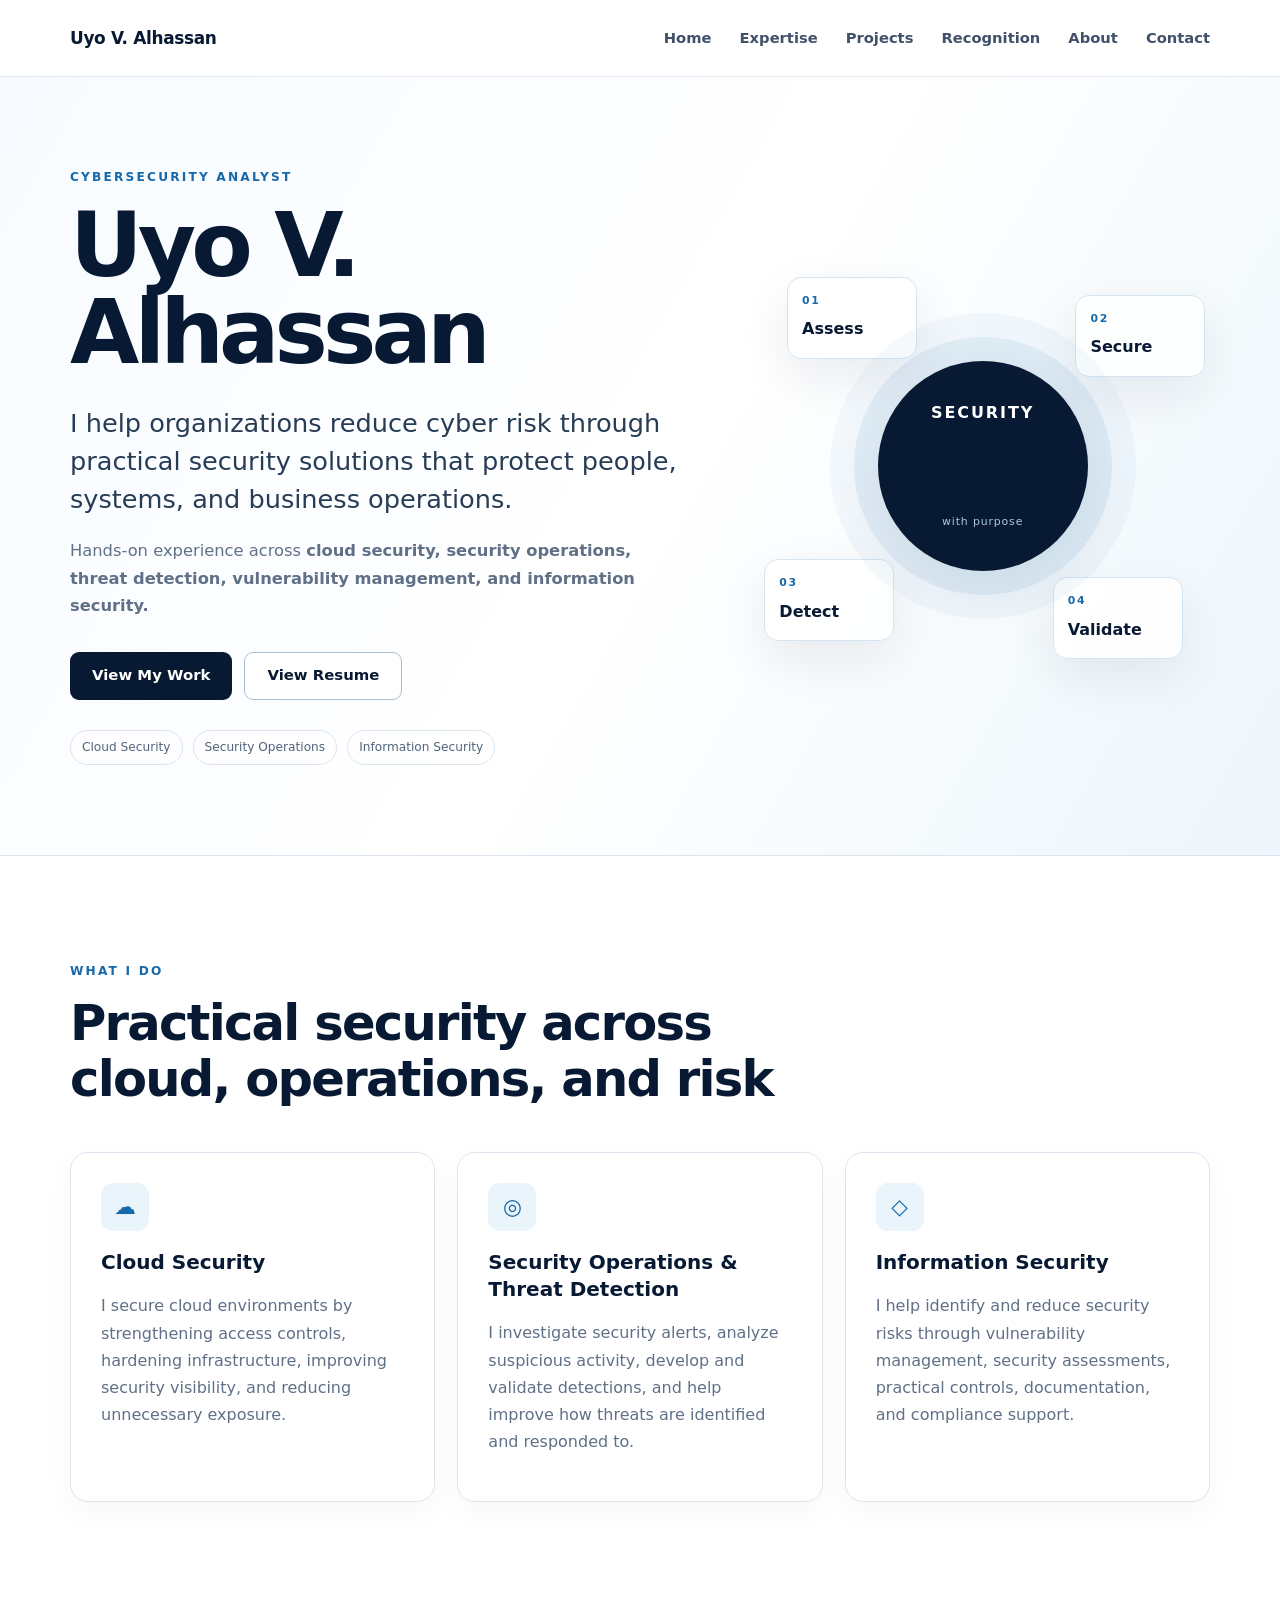
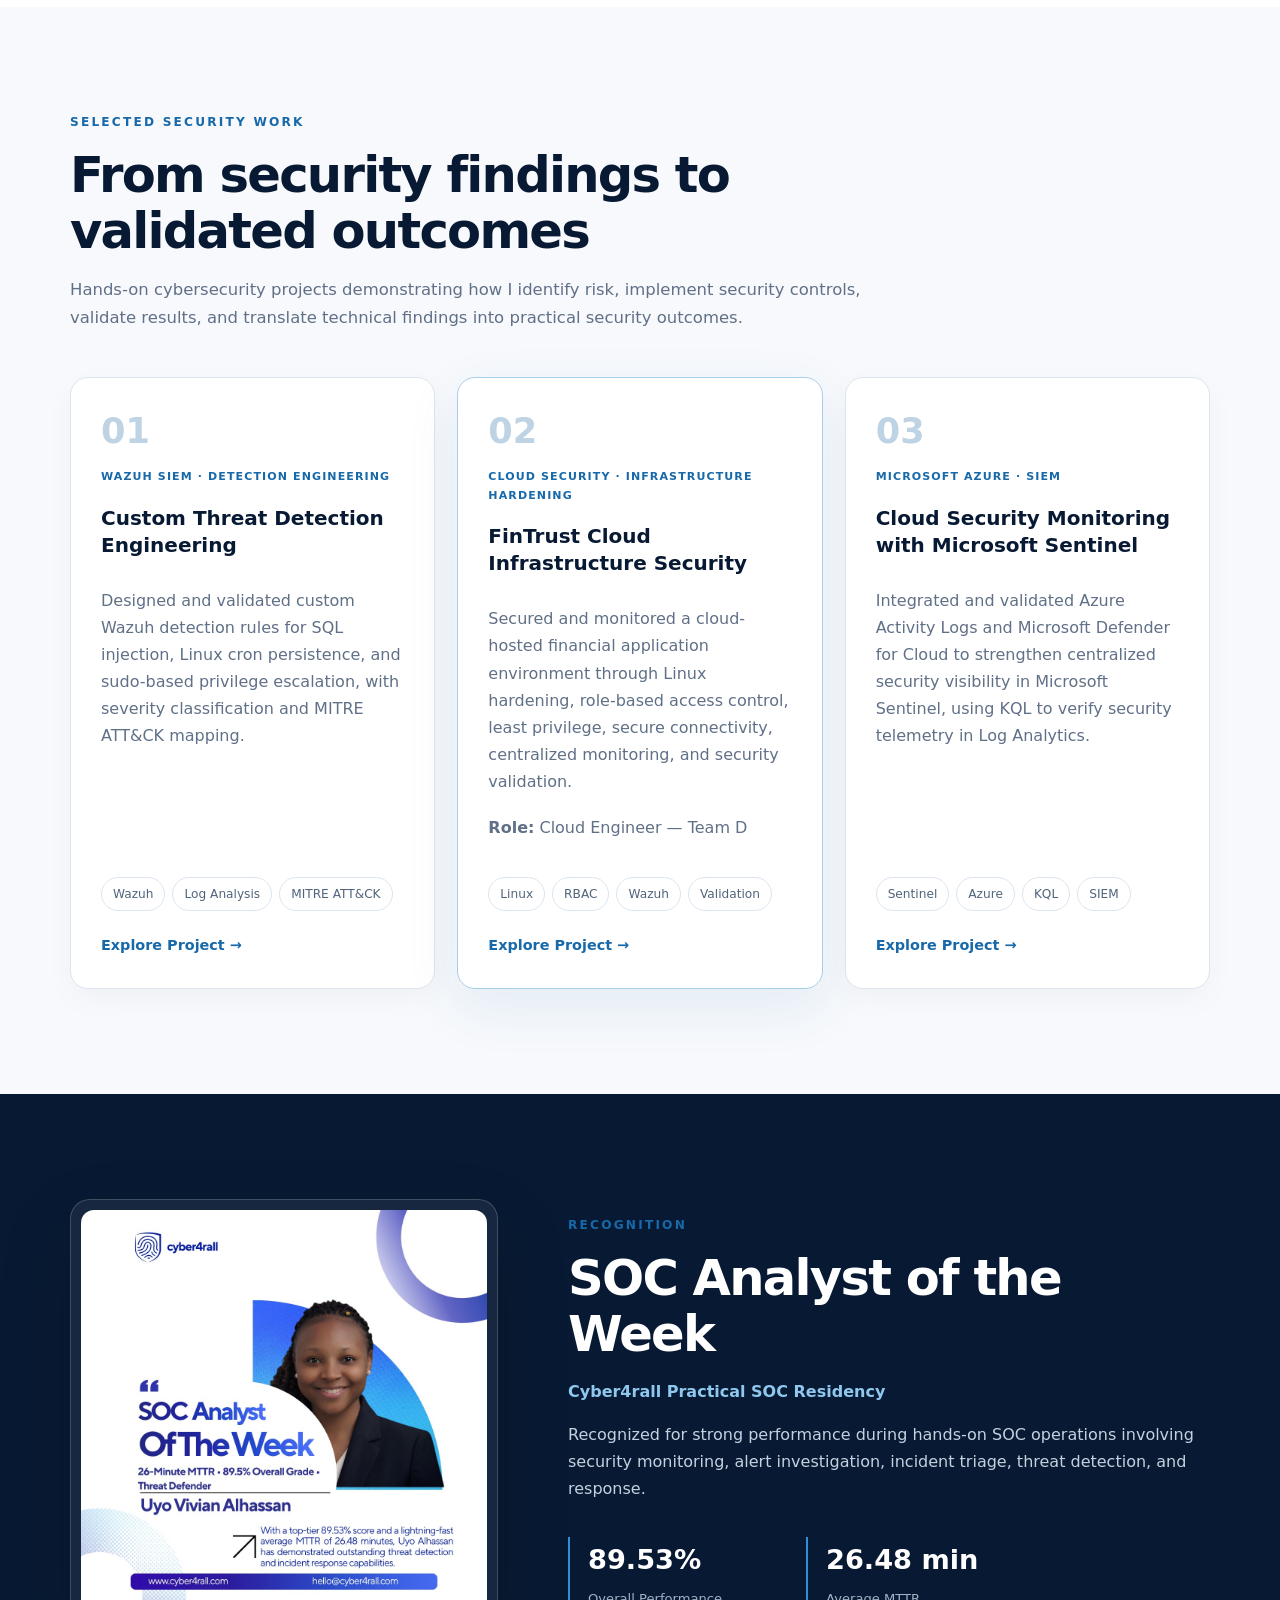
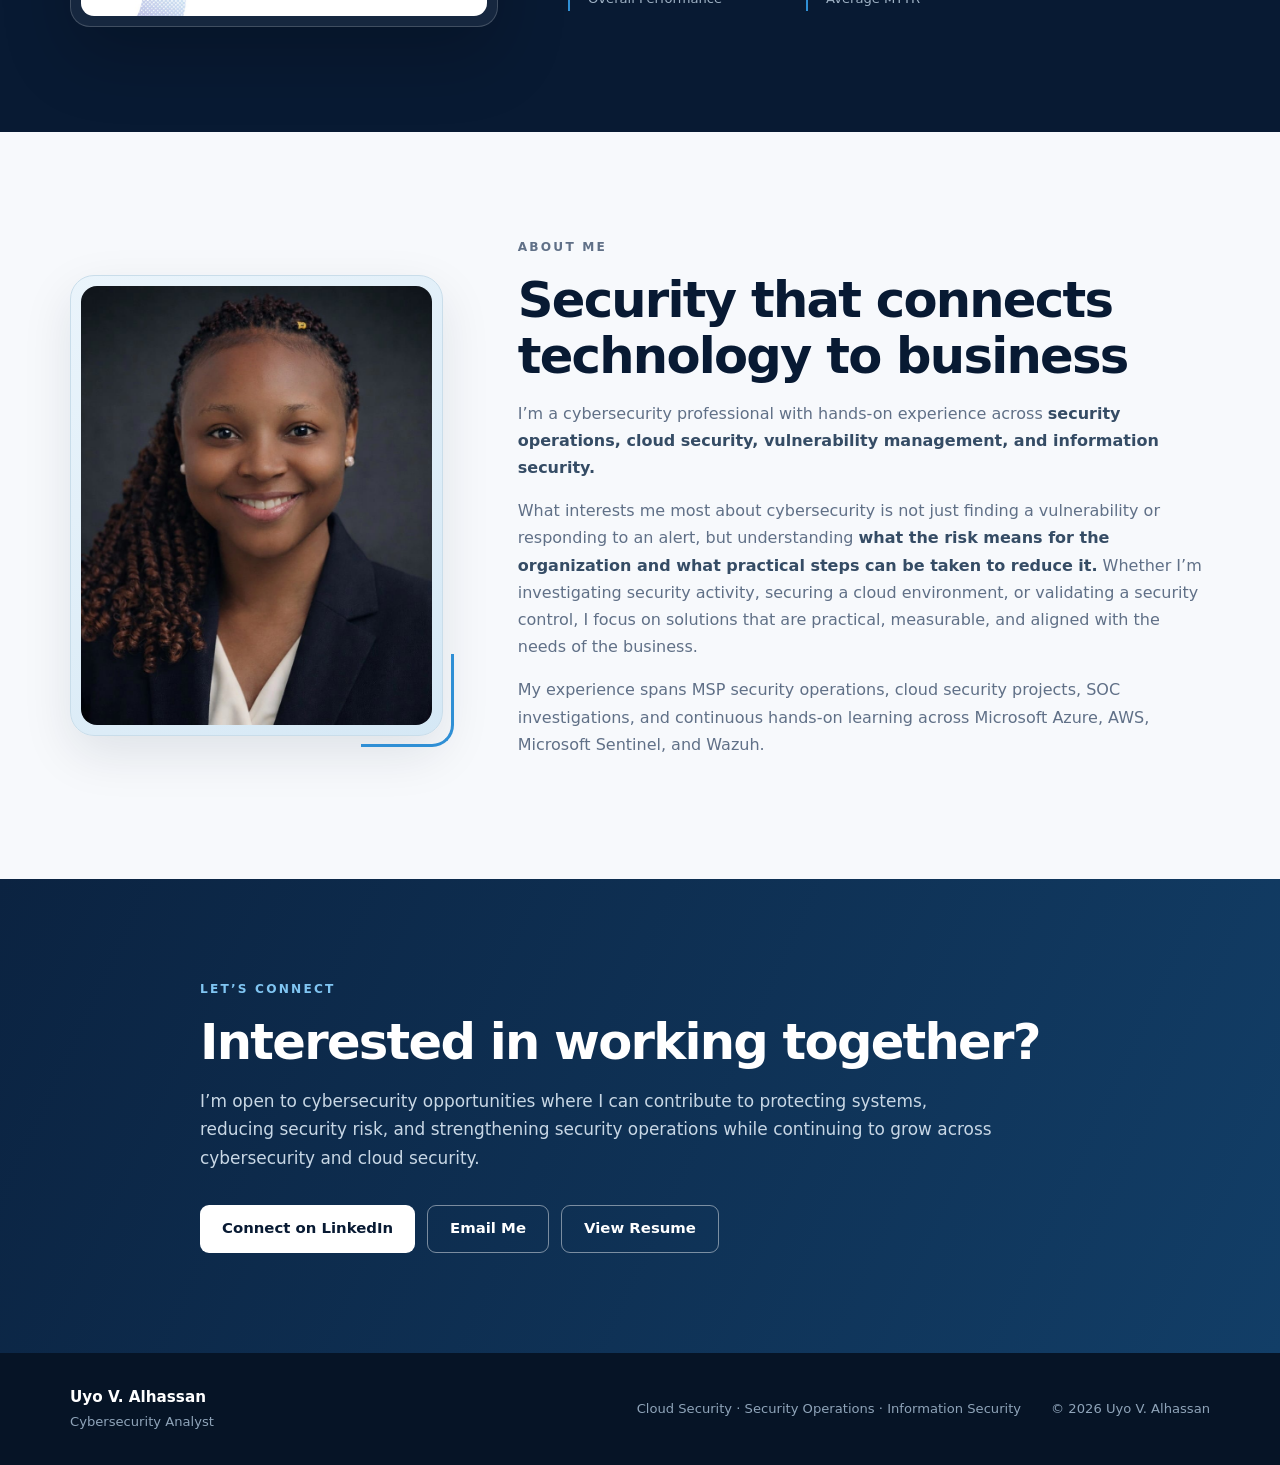
<file: index.html>
<!DOCTYPE html>
<html lang="en">
<head>
  <meta charset="UTF-8" />
  <meta name="viewport" content="width=device-width, initial-scale=1.0" />
  <meta name="description" content="Uyo V. Alhassan — Cybersecurity Analyst portfolio focused on cloud security, security operations, threat detection, and information security." />
  <meta property="og:type" content="website" />
  <meta property="og:url" content="https://uyovivian.github.io/" />
  <meta property="og:title" content="Cybersecurity Portfolio | Uyo V. Alhassan" />
  <meta property="og:description" content="Explore hands-on work across cloud security, security operations, threat detection, vulnerability management, and information security." />
  <meta property="og:image" content="https://uyovivian.github.io/assets/uyo-alhassan-headshot.jpeg" />
  <meta property="og:image:alt" content="Professional headshot of Uyo V. Alhassan, Cybersecurity Analyst" />
  <meta property="og:site_name" content="Uyo V. Alhassan Cybersecurity Portfolio" />
  <meta name="twitter:card" content="summary_large_image" />
  <meta name="twitter:title" content="Cybersecurity Portfolio | Uyo V. Alhassan" />
  <meta name="twitter:description" content="Explore hands-on work across cloud security, security operations, threat detection, vulnerability management, and information security." />
  <meta name="twitter:image" content="https://uyovivian.github.io/assets/uyo-alhassan-headshot.jpeg" />
  <title>Uyo V. Alhassan | Cybersecurity Analyst</title>
  <link rel="stylesheet" href="styles.css?v=3" />
</head>
<body>
  <header class="site-header"><div class="container nav-wrap"><a class="brand" href="#home" aria-label="Uyo V. Alhassan home">Uyo V. Alhassan</a><button class="nav-toggle" aria-label="Open navigation" aria-expanded="false">☰</button><nav class="nav-links" aria-label="Main navigation"><a href="#home">Home</a><a href="#expertise">Expertise</a><a href="#projects">Projects</a><a href="#recognition">Recognition</a><a href="#about">About</a><a href="#contact">Contact</a></nav></div></header>
  <main>
    <section class="hero" id="home"><div class="container hero-grid"><div class="hero-copy"><p class="eyebrow">CYBERSECURITY ANALYST</p><h1>Uyo V. Alhassan</h1><p class="hero-statement">I help organizations reduce cyber risk through practical security solutions that protect people, systems, and business operations.</p><p class="hero-support">Hands-on experience across <strong>cloud security, security operations, threat detection, vulnerability management, and information security.</strong></p><div class="hero-actions"><a class="btn btn-primary" href="#projects">View My Work</a><a class="btn btn-secondary" href="assets/Uyo_Alhassan_Executive_Resume.pdf" target="_blank" rel="noopener">View Resume</a></div><div class="focus-tags" aria-label="Focus areas"><span>Cloud Security</span><span>Security Operations</span><span>Information Security</span></div></div><div class="hero-visual" aria-hidden="true"><div class="signal-card signal-one"><span>01</span><strong>Assess</strong></div><div class="signal-card signal-two"><span>02</span><strong>Secure</strong></div><div class="signal-card signal-three"><span>03</span><strong>Detect</strong></div><div class="signal-card signal-four"><span>04</span><strong>Validate</strong></div><div class="core-orb">SECURITY<br/><small>with purpose</small></div></div></div></section>
    <section class="section" id="expertise"><div class="container"><div class="section-heading"><p class="eyebrow">WHAT I DO</p><h2>Practical security across cloud, operations, and risk</h2></div><div class="cards three-col"><article class="card expertise-card"><div class="icon-chip">☁</div><h3>Cloud Security</h3><p>I secure cloud environments by strengthening access controls, hardening infrastructure, improving security visibility, and reducing unnecessary exposure.</p></article><article class="card expertise-card"><div class="icon-chip">◎</div><h3>Security Operations &amp; Threat Detection</h3><p>I investigate security alerts, analyze suspicious activity, develop and validate detections, and help improve how threats are identified and responded to.</p></article><article class="card expertise-card"><div class="icon-chip">◇</div><h3>Information Security</h3><p>I help identify and reduce security risks through vulnerability management, security assessments, practical controls, documentation, and compliance support.</p></article></div></div></section>
    <section class="section section-alt" id="projects"><div class="container"><div class="section-heading wide"><p class="eyebrow">SELECTED SECURITY WORK</p><h2>From security findings to validated outcomes</h2><p>Hands-on cybersecurity projects demonstrating how I identify risk, implement security controls, validate results, and translate technical findings into practical security outcomes.</p></div><div class="cards three-col project-grid"><article class="card project-card"><div class="project-number">01</div><p class="project-category">WAZUH SIEM · DETECTION ENGINEERING</p><h3>Custom Threat Detection Engineering</h3><p>Designed and validated custom Wazuh detection rules for SQL injection, Linux cron persistence, and sudo-based privilege escalation, with severity classification and MITRE ATT&amp;CK mapping.</p><div class="mini-tags"><span>Wazuh</span><span>Log Analysis</span><span>MITRE ATT&amp;CK</span></div><a class="text-link" href="projects/wazuh-detection-engineering.html">Explore Project →</a></article><article class="card project-card featured-card"><div class="project-number">02</div><p class="project-category">CLOUD SECURITY · INFRASTRUCTURE HARDENING</p><h3>FinTrust Cloud Infrastructure Security</h3><p>Secured and monitored a cloud-hosted financial application environment through Linux hardening, role-based access control, least privilege, secure connectivity, centralized monitoring, and security validation.</p><p class="role-line"><strong>Role:</strong> Cloud Engineer — Team D</p><div class="mini-tags"><span>Linux</span><span>RBAC</span><span>Wazuh</span><span>Validation</span></div><a class="text-link" href="projects/fintrust.html">Explore Project →</a></article><article class="card project-card"><div class="project-number">03</div><p class="project-category">MICROSOFT AZURE · SIEM</p><h3>Cloud Security Monitoring with Microsoft Sentinel</h3><p>Integrated and validated Azure Activity Logs and Microsoft Defender for Cloud to strengthen centralized security visibility in Microsoft Sentinel, using KQL to verify security telemetry in Log Analytics.</p><div class="mini-tags"><span>Sentinel</span><span>Azure</span><span>KQL</span><span>SIEM</span></div><a class="text-link" href="projects/microsoft-sentinel.html">Explore Project →</a></article></div></div></section>
    <section class="section recognition" id="recognition"><div class="container recognition-grid"><div class="recognition-visual"><div class="award-frame"><img src="assets/soc-analyst-of-the-week.jpeg" alt="Cyber4rall SOC Analyst of the Week recognition for Uyo V. Alhassan" /></div></div><div class="recognition-copy"><p class="eyebrow">RECOGNITION</p><h2>SOC Analyst of the Week</h2><p class="muted-strong">Cyber4rall Practical SOC Residency</p><p>Recognized for strong performance during hands-on SOC operations involving security monitoring, alert investigation, incident triage, threat detection, and response.</p><div class="metrics"><div class="metric"><strong>89.53%</strong><span>Overall Performance</span></div><div class="metric"><strong>26.48 min</strong><span>Average MTTR</span></div></div></div></div></section>
    <section class="section section-alt" id="about"><div class="container about-grid"><div class="about-photo"><img src="assets/uyo-alhassan-headshot.jpeg" alt="Professional headshot of Uyo V. Alhassan" /></div><div class="about-copy"><p class="eyebrow">ABOUT ME</p><h2>Security that connects technology to business</h2><p>I’m a cybersecurity professional with hands-on experience across <strong>security operations, cloud security, vulnerability management, and information security.</strong></p><p>What interests me most about cybersecurity is not just finding a vulnerability or responding to an alert, but understanding <strong>what the risk means for the organization and what practical steps can be taken to reduce it.</strong> Whether I’m investigating security activity, securing a cloud environment, or validating a security control, I focus on solutions that are practical, measurable, and aligned with the needs of the business.</p><p>My experience spans MSP security operations, cloud security projects, SOC investigations, and continuous hands-on learning across Microsoft Azure, AWS, Microsoft Sentinel, and Wazuh.</p></div></div></section>
    <section class="cta" id="contact"><div class="container cta-inner"><p class="eyebrow light">LET’S CONNECT</p><h2>Interested in working together?</h2><p>I’m open to cybersecurity opportunities where I can contribute to protecting systems, reducing security risk, and strengthening security operations while continuing to grow across cybersecurity and cloud security.</p><div class="cta-actions"><a class="btn btn-light" href="https://www.linkedin.com/in/uyo-alhassan-4882471b2/" target="_blank" rel="noopener">Connect on LinkedIn</a><a class="btn btn-outline-light" href="mailto:alhassanuyovivian@gmail.com">Email Me</a><a class="btn btn-outline-light" href="assets/Uyo_Alhassan_Executive_Resume.pdf" target="_blank" rel="noopener">View Resume</a></div></div></section>
  </main>
  <footer class="site-footer"><div class="container footer-wrap"><div><strong>Uyo V. Alhassan</strong><span>Cybersecurity Analyst</span></div><p>Cloud Security · Security Operations · Information Security</p><p>© 2026 Uyo V. Alhassan</p></div></footer><script src="script.js?v=3"></script>
</body>
</html>
</file>
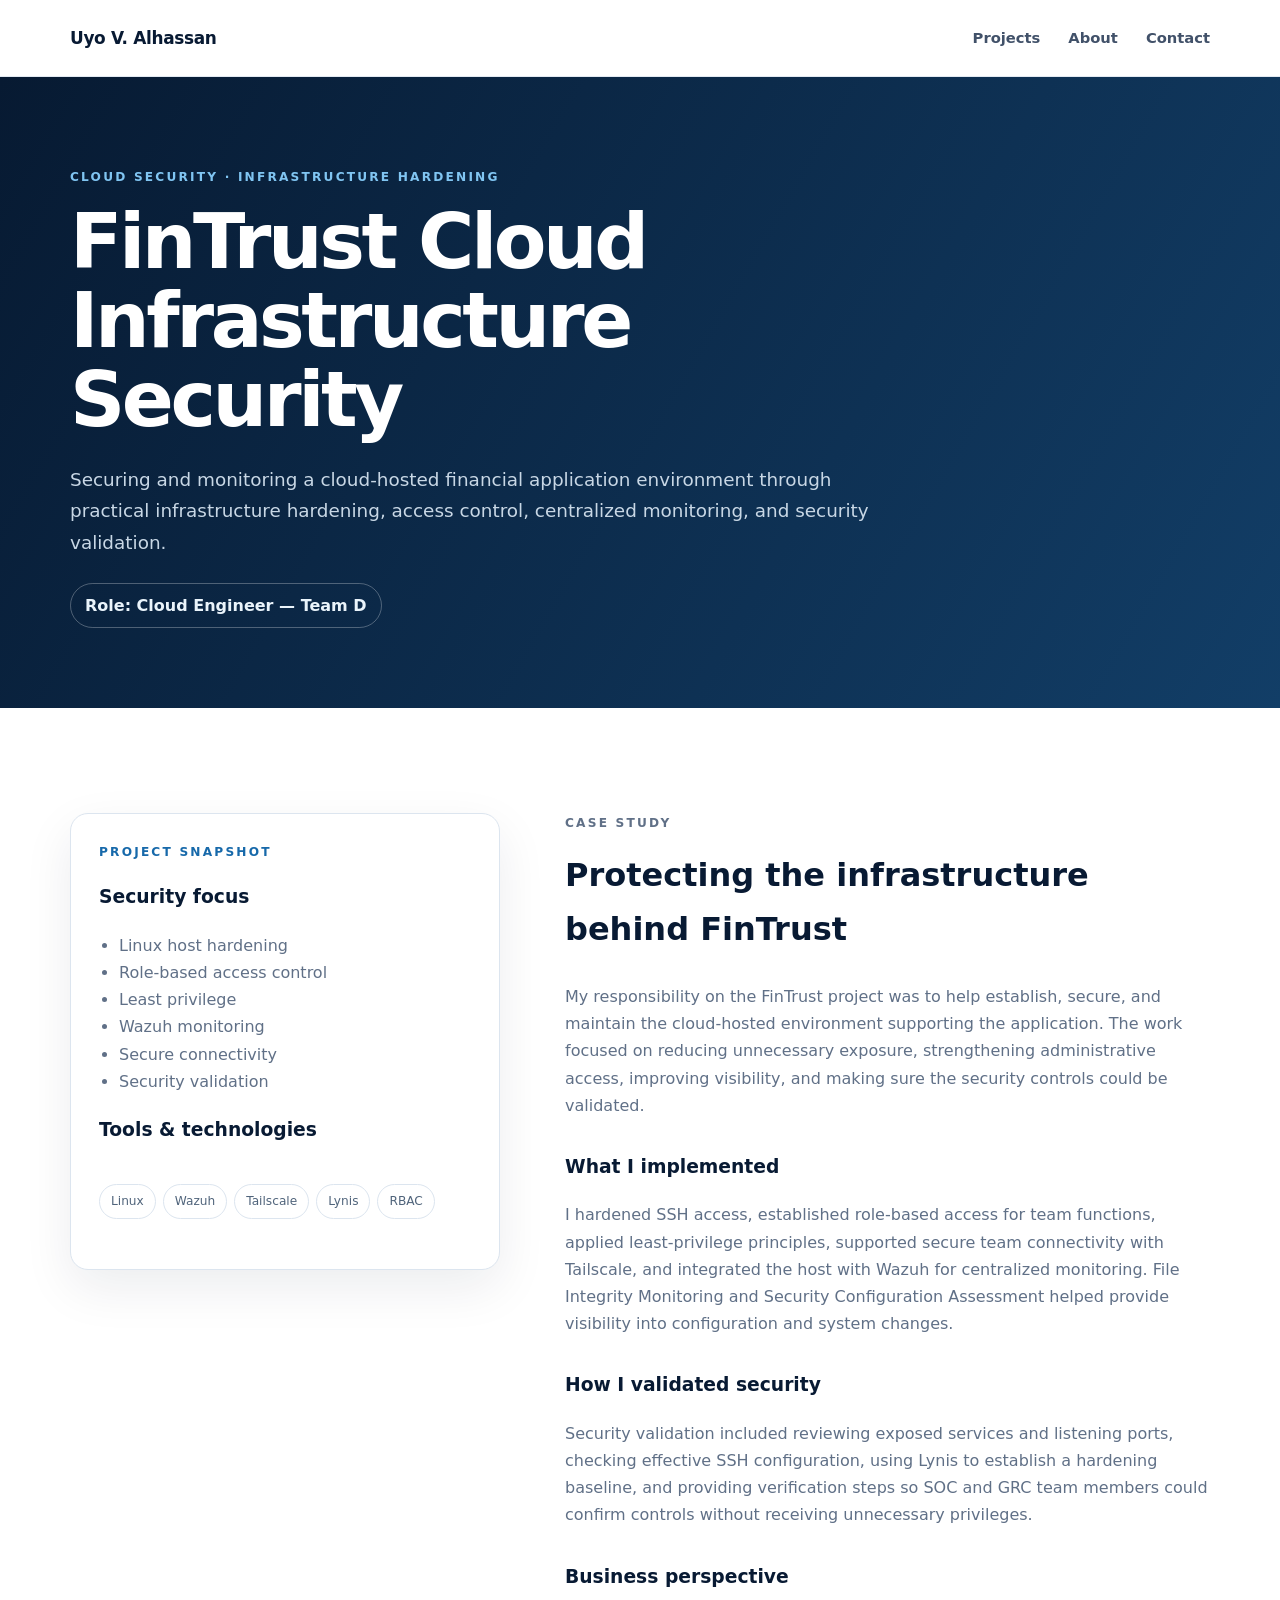
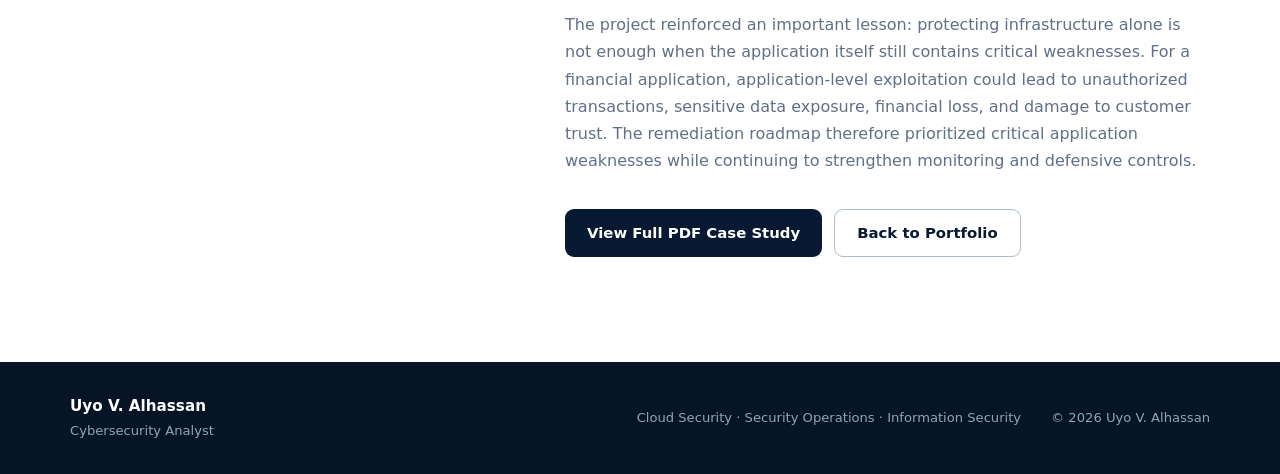
<file: projects/fintrust.html>
<!DOCTYPE html>
<html lang="en">
<head>
  <meta charset="UTF-8" />
  <meta name="viewport" content="width=device-width, initial-scale=1.0" />
  <meta name="description" content="FinTrust Cloud Infrastructure Security case study by Uyo V. Alhassan — Linux hardening, RBAC, least privilege, Wazuh monitoring, secure connectivity, and security validation." />
  <meta property="og:type" content="website" />
  <meta property="og:url" content="https://uyovivian.github.io/projects/fintrust.html" />
  <meta property="og:title" content="FinTrust Cloud Infrastructure Security | Uyo V. Alhassan" />
  <meta property="og:description" content="Cloud infrastructure security project demonstrating Linux hardening, RBAC, least privilege, Wazuh monitoring, secure connectivity, and security validation." />
  <meta property="og:image" content="https://uyovivian.github.io/assets/uyo-alhassan-headshot.jpeg" />
  <meta property="og:image:alt" content="Uyo V. Alhassan — FinTrust Cloud Infrastructure Security case study" />
  <meta property="og:site_name" content="Uyo V. Alhassan Cybersecurity Portfolio" />
  <meta name="twitter:card" content="summary_large_image" />
  <meta name="twitter:title" content="FinTrust Cloud Infrastructure Security | Uyo V. Alhassan" />
  <meta name="twitter:description" content="Linux hardening, RBAC, least privilege, Wazuh monitoring, secure connectivity, and security validation." />
  <meta name="twitter:image" content="https://uyovivian.github.io/assets/uyo-alhassan-headshot.jpeg" />
  <title>FinTrust Cloud Infrastructure Security | Uyo V. Alhassan</title>
  <link rel="stylesheet" href="../styles.css?v=4" />
  <style>
    .case-hero{background:linear-gradient(120deg,#071a32,#123e67);color:#fff;padding:90px 0 80px}.case-hero .eyebrow{color:#80c5f2}.case-hero h1{max-width:850px;margin:0;font-size:clamp(2.6rem,6vw,4.8rem);line-height:1.03;letter-spacing:-.045em}.case-hero .lead{max-width:820px;color:#c8d7e5;font-size:1.15rem;margin:25px 0}.case-role{display:inline-block;border:1px solid rgba(255,255,255,.28);border-radius:999px;padding:8px 14px;color:#eaf4fb;font-weight:700}.case-grid{display:grid;grid-template-columns:.8fr 1.2fr;gap:65px;align-items:start}.case-panel{background:#fff;border:1px solid var(--border);border-radius:var(--radius);padding:28px;box-shadow:var(--shadow)}.case-panel h3,.case-body h2{color:var(--navy)}.case-panel ul{padding-left:20px;color:var(--muted)}.case-body p{color:var(--muted)}.case-body h2{margin-top:0;font-size:2rem}.case-body h3{color:var(--navy);margin-top:32px}.case-actions{display:flex;gap:12px;flex-wrap:wrap;margin-top:35px}@media(max-width:800px){.case-grid{grid-template-columns:1fr}.case-hero{padding:70px 0 60px}}
  </style>
</head>
<body>
  <header class="site-header"><div class="container nav-wrap"><a class="brand" href="../index.html">Uyo V. Alhassan</a><nav class="nav-links"><a href="../index.html#projects">Projects</a><a href="../index.html#about">About</a><a href="../index.html#contact">Contact</a></nav></div></header>
  <main>
    <section class="case-hero"><div class="container"><p class="eyebrow">CLOUD SECURITY · INFRASTRUCTURE HARDENING</p><h1>FinTrust Cloud Infrastructure Security</h1><p class="lead">Securing and monitoring a cloud-hosted financial application environment through practical infrastructure hardening, access control, centralized monitoring, and security validation.</p><span class="case-role">Role: Cloud Engineer — Team D</span></div></section>
    <section class="section"><div class="container case-grid">
      <aside class="case-panel"><p class="eyebrow">PROJECT SNAPSHOT</p><h3>Security focus</h3><ul><li>Linux host hardening</li><li>Role-based access control</li><li>Least privilege</li><li>Wazuh monitoring</li><li>Secure connectivity</li><li>Security validation</li></ul><h3>Tools &amp; technologies</h3><div class="mini-tags"><span>Linux</span><span>Wazuh</span><span>Tailscale</span><span>Lynis</span><span>RBAC</span></div></aside>
      <article class="case-body"><p class="eyebrow">CASE STUDY</p><h2>Protecting the infrastructure behind FinTrust</h2><p>My responsibility on the FinTrust project was to help establish, secure, and maintain the cloud-hosted environment supporting the application. The work focused on reducing unnecessary exposure, strengthening administrative access, improving visibility, and making sure the security controls could be validated.</p><h3>What I implemented</h3><p>I hardened SSH access, established role-based access for team functions, applied least-privilege principles, supported secure team connectivity with Tailscale, and integrated the host with Wazuh for centralized monitoring. File Integrity Monitoring and Security Configuration Assessment helped provide visibility into configuration and system changes.</p><h3>How I validated security</h3><p>Security validation included reviewing exposed services and listening ports, checking effective SSH configuration, using Lynis to establish a hardening baseline, and providing verification steps so SOC and GRC team members could confirm controls without receiving unnecessary privileges.</p><h3>Business perspective</h3><p>The project reinforced an important lesson: protecting infrastructure alone is not enough when the application itself still contains critical weaknesses. For a financial application, application-level exploitation could lead to unauthorized transactions, sensitive data exposure, financial loss, and damage to customer trust. The remediation roadmap therefore prioritized critical application weaknesses while continuing to strengthen monitoring and defensive controls.</p><div class="case-actions"><a class="btn btn-primary" href="../assets/Uyo_Alhassan_FinTrust_Cloud_Infrastructure_Security_Case_Study.pdf" target="_blank" rel="noopener">View Full PDF Case Study</a><a class="btn btn-secondary" href="../index.html#projects">Back to Portfolio</a></div></article>
    </div></section>
  </main>
  <footer class="site-footer"><div class="container footer-wrap"><div><strong>Uyo V. Alhassan</strong><span>Cybersecurity Analyst</span></div><p>Cloud Security · Security Operations · Information Security</p><p>© 2026 Uyo V. Alhassan</p></div></footer>
</body>
</html>
</file>
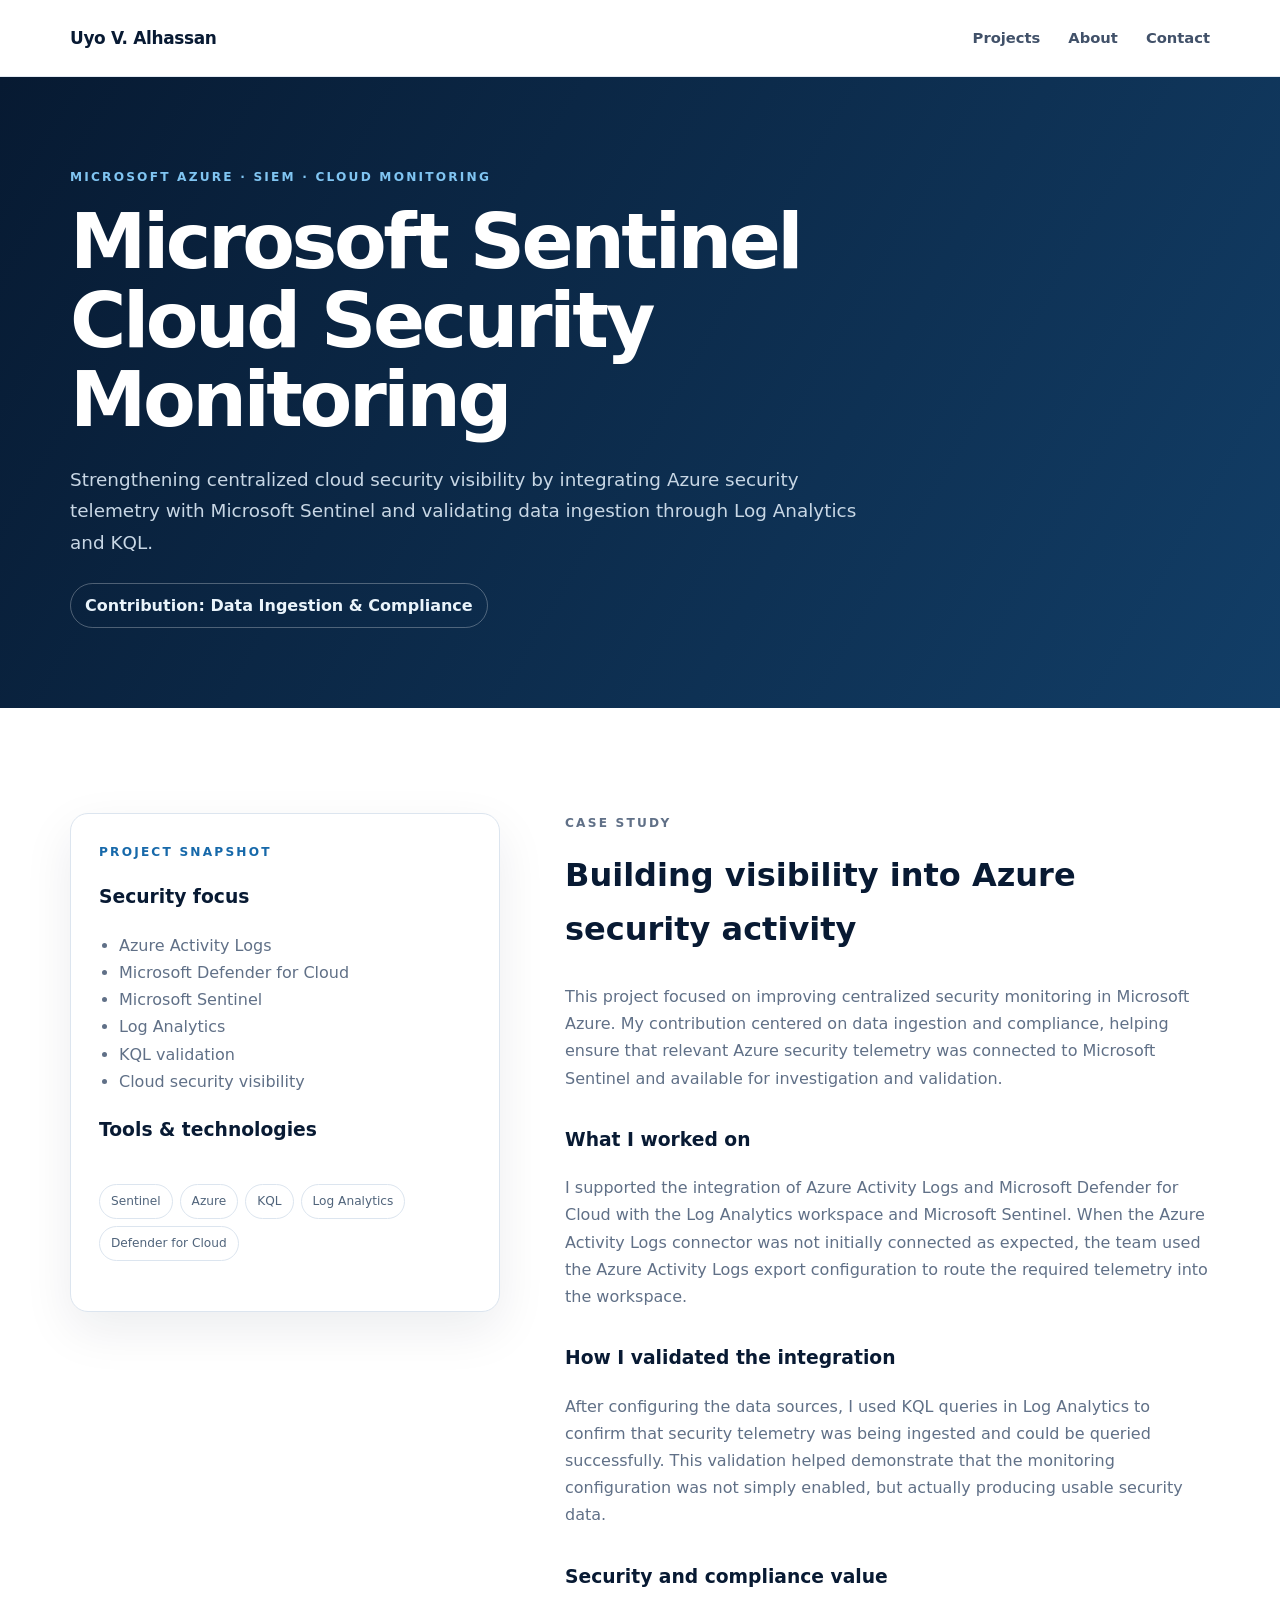
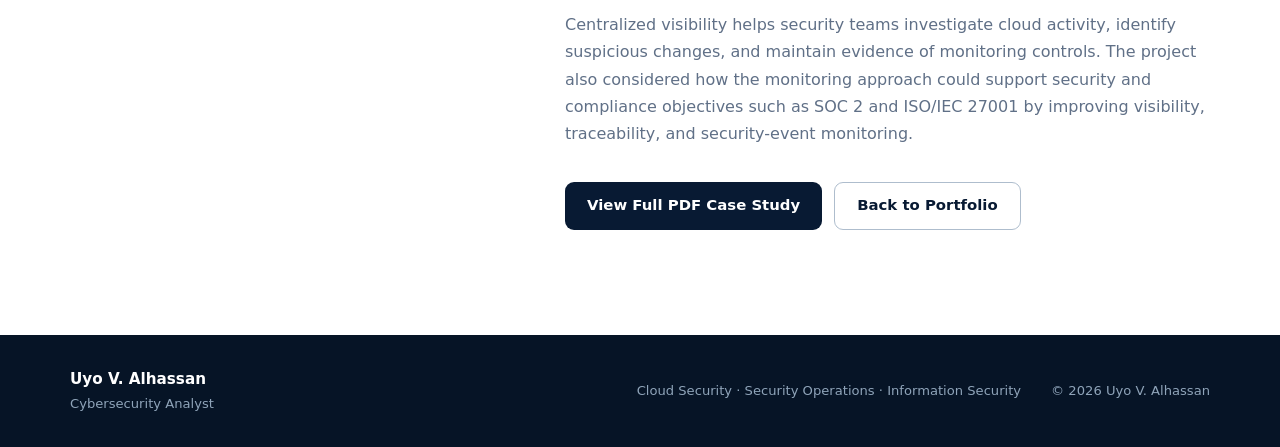
<file: projects/microsoft-sentinel.html>
<!DOCTYPE html>
<html lang="en">
<head>
  <meta charset="UTF-8" />
  <meta name="viewport" content="width=device-width, initial-scale=1.0" />
  <meta name="description" content="Microsoft Sentinel Cloud Security Monitoring case study by Uyo V. Alhassan — Azure Activity Logs, Microsoft Defender for Cloud, Log Analytics, KQL validation, and centralized security visibility." />
  <meta property="og:type" content="website" />
  <meta property="og:url" content="https://uyovivian.github.io/projects/microsoft-sentinel.html" />
  <meta property="og:title" content="Microsoft Sentinel Cloud Security Monitoring | Uyo V. Alhassan" />
  <meta property="og:description" content="Cloud security monitoring project integrating Azure Activity Logs and Microsoft Defender for Cloud with Microsoft Sentinel and validating telemetry using KQL." />
  <meta property="og:image" content="https://uyovivian.github.io/assets/uyo-alhassan-headshot.jpeg" />
  <meta property="og:site_name" content="Uyo V. Alhassan Cybersecurity Portfolio" />
  <meta name="twitter:card" content="summary_large_image" />
  <meta name="twitter:title" content="Microsoft Sentinel Cloud Security Monitoring | Uyo V. Alhassan" />
  <meta name="twitter:description" content="Azure security telemetry integration, Microsoft Sentinel, Log Analytics, KQL validation, and centralized cloud security visibility." />
  <meta name="twitter:image" content="https://uyovivian.github.io/assets/uyo-alhassan-headshot.jpeg" />
  <title>Microsoft Sentinel Cloud Security Monitoring | Uyo V. Alhassan</title>
  <link rel="stylesheet" href="../styles.css?v=4" />
  <style>
    .case-hero{background:linear-gradient(120deg,#071a32,#123e67);color:#fff;padding:90px 0 80px}.case-hero .eyebrow{color:#80c5f2}.case-hero h1{max-width:900px;margin:0;font-size:clamp(2.6rem,6vw,4.8rem);line-height:1.03;letter-spacing:-.045em}.case-hero .lead{max-width:820px;color:#c8d7e5;font-size:1.15rem;margin:25px 0}.case-role{display:inline-block;border:1px solid rgba(255,255,255,.28);border-radius:999px;padding:8px 14px;color:#eaf4fb;font-weight:700}.case-grid{display:grid;grid-template-columns:.8fr 1.2fr;gap:65px;align-items:start}.case-panel{background:#fff;border:1px solid var(--border);border-radius:var(--radius);padding:28px;box-shadow:var(--shadow)}.case-panel h3,.case-body h2{color:var(--navy)}.case-panel ul{padding-left:20px;color:var(--muted)}.case-body p{color:var(--muted)}.case-body h2{margin-top:0;font-size:2rem}.case-body h3{color:var(--navy);margin-top:32px}.case-actions{display:flex;gap:12px;flex-wrap:wrap;margin-top:35px}@media(max-width:800px){.case-grid{grid-template-columns:1fr}.case-hero{padding:70px 0 60px}}
  </style>
</head>
<body>
<header class="site-header"><div class="container nav-wrap"><a class="brand" href="../index.html">Uyo V. Alhassan</a><nav class="nav-links"><a href="../index.html#projects">Projects</a><a href="../index.html#about">About</a><a href="../index.html#contact">Contact</a></nav></div></header>
<main>
<section class="case-hero"><div class="container"><p class="eyebrow">MICROSOFT AZURE · SIEM · CLOUD MONITORING</p><h1>Microsoft Sentinel Cloud Security Monitoring</h1><p class="lead">Strengthening centralized cloud security visibility by integrating Azure security telemetry with Microsoft Sentinel and validating data ingestion through Log Analytics and KQL.</p><span class="case-role">Contribution: Data Ingestion &amp; Compliance</span></div></section>
<section class="section"><div class="container case-grid">
<aside class="case-panel"><p class="eyebrow">PROJECT SNAPSHOT</p><h3>Security focus</h3><ul><li>Azure Activity Logs</li><li>Microsoft Defender for Cloud</li><li>Microsoft Sentinel</li><li>Log Analytics</li><li>KQL validation</li><li>Cloud security visibility</li></ul><h3>Tools &amp; technologies</h3><div class="mini-tags"><span>Sentinel</span><span>Azure</span><span>KQL</span><span>Log Analytics</span><span>Defender for Cloud</span></div></aside>
<article class="case-body"><p class="eyebrow">CASE STUDY</p><h2>Building visibility into Azure security activity</h2><p>This project focused on improving centralized security monitoring in Microsoft Azure. My contribution centered on data ingestion and compliance, helping ensure that relevant Azure security telemetry was connected to Microsoft Sentinel and available for investigation and validation.</p><h3>What I worked on</h3><p>I supported the integration of Azure Activity Logs and Microsoft Defender for Cloud with the Log Analytics workspace and Microsoft Sentinel. When the Azure Activity Logs connector was not initially connected as expected, the team used the Azure Activity Logs export configuration to route the required telemetry into the workspace.</p><h3>How I validated the integration</h3><p>After configuring the data sources, I used KQL queries in Log Analytics to confirm that security telemetry was being ingested and could be queried successfully. This validation helped demonstrate that the monitoring configuration was not simply enabled, but actually producing usable security data.</p><h3>Security and compliance value</h3><p>Centralized visibility helps security teams investigate cloud activity, identify suspicious changes, and maintain evidence of monitoring controls. The project also considered how the monitoring approach could support security and compliance objectives such as SOC 2 and ISO/IEC 27001 by improving visibility, traceability, and security-event monitoring.</p><div class="case-actions"><a class="btn btn-primary" href="../assets/Uyo_Alhassan_Microsoft_Sentinel_Cloud_Security_Case_Study.pdf" target="_blank" rel="noopener">View Full PDF Case Study</a><a class="btn btn-secondary" href="../index.html#projects">Back to Portfolio</a></div></article>
</div></section>
</main>
<footer class="site-footer"><div class="container footer-wrap"><div><strong>Uyo V. Alhassan</strong><span>Cybersecurity Analyst</span></div><p>Cloud Security · Security Operations · Information Security</p><p>© 2026 Uyo V. Alhassan</p></div></footer>
</body>
</html>
</file>
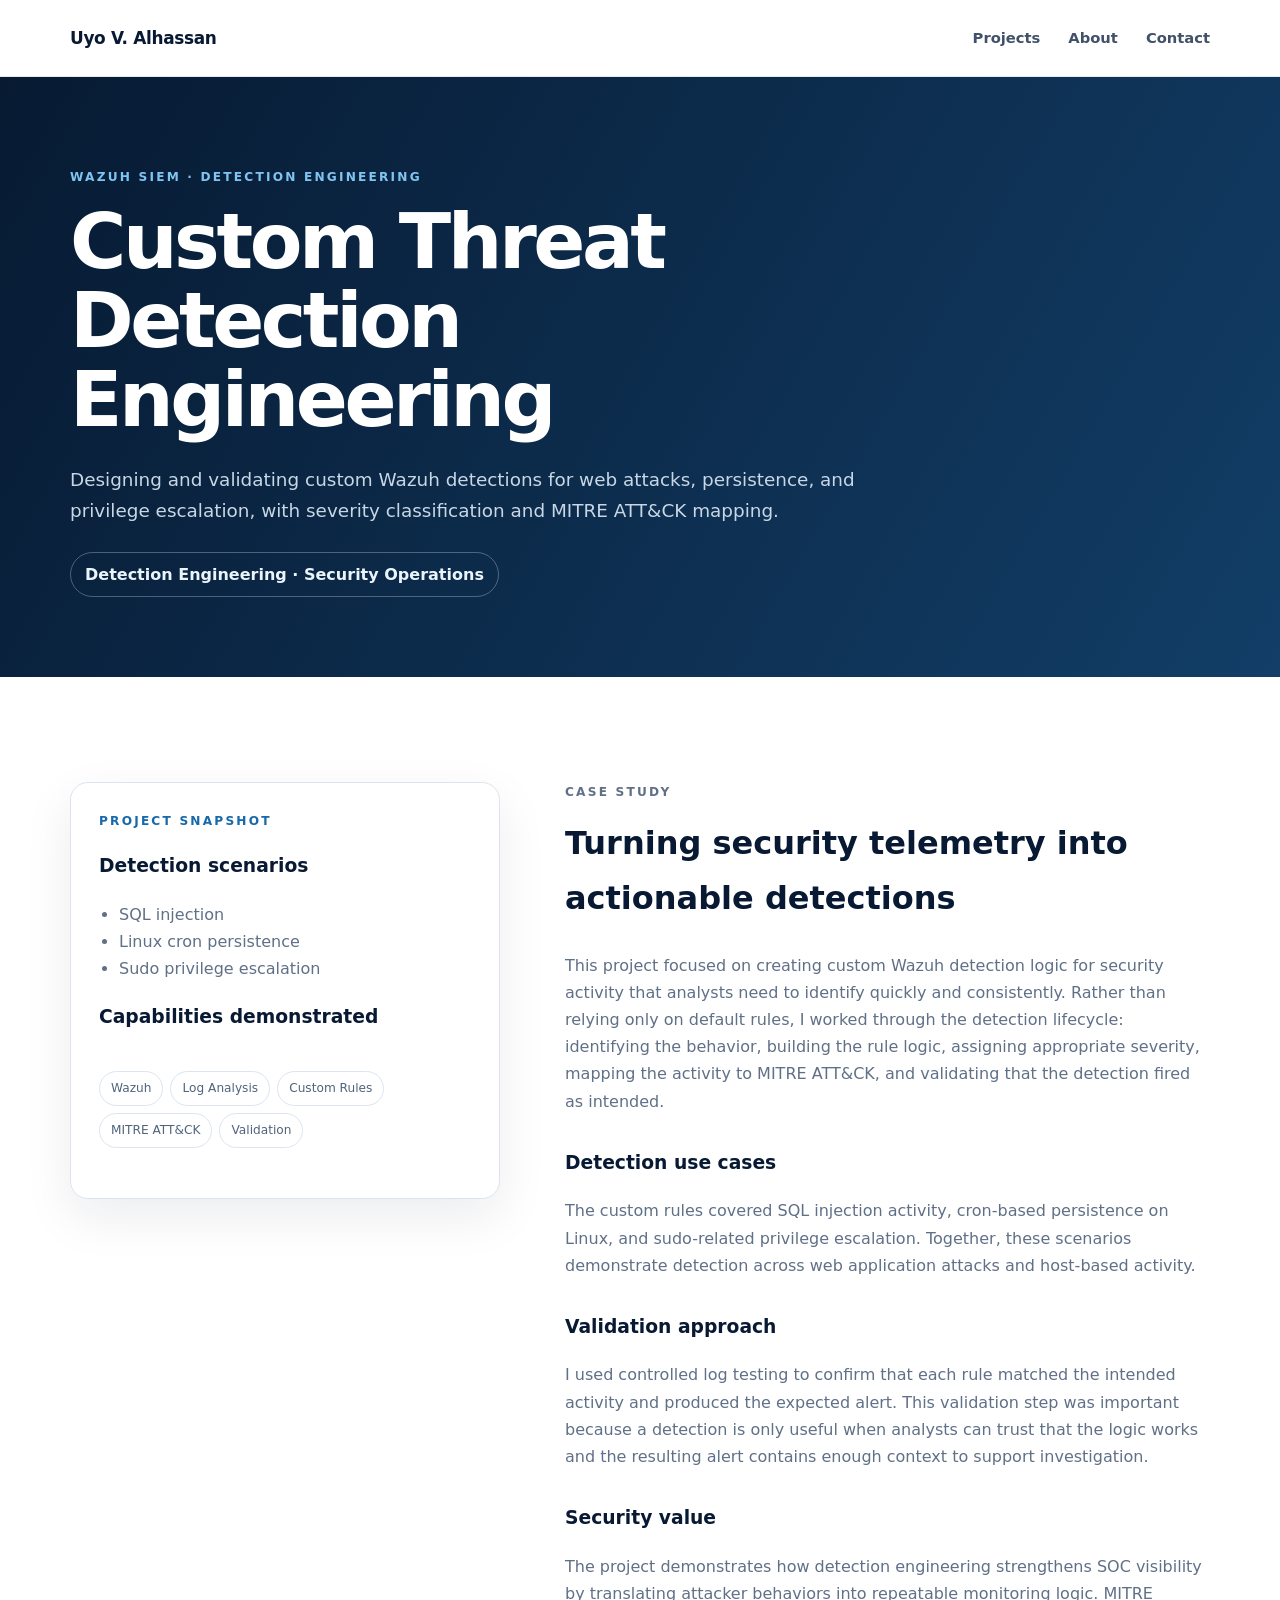
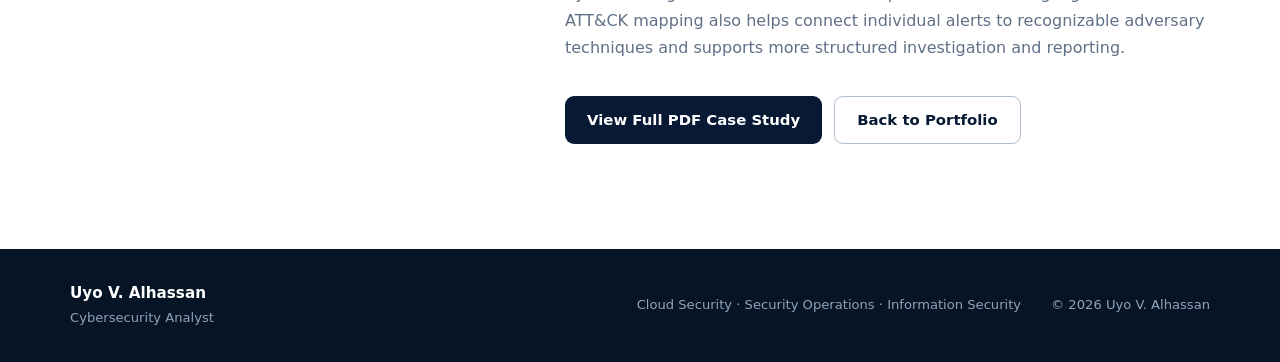
<file: projects/wazuh-detection-engineering.html>
<!DOCTYPE html>
<html lang="en">
<head>
  <meta charset="UTF-8" />
  <meta name="viewport" content="width=device-width, initial-scale=1.0" />
  <meta name="description" content="Wazuh Detection Engineering case study by Uyo V. Alhassan — custom detections for SQL injection, cron persistence, and sudo privilege escalation with MITRE ATT&CK mapping." />
  <meta property="og:type" content="website" />
  <meta property="og:url" content="https://uyovivian.github.io/projects/wazuh-detection-engineering.html" />
  <meta property="og:title" content="Wazuh Detection Engineering | Uyo V. Alhassan" />
  <meta property="og:description" content="Custom Wazuh detections for SQL injection, cron-based persistence, and sudo privilege escalation, validated through controlled log testing and mapped to MITRE ATT&CK." />
  <meta property="og:image" content="https://uyovivian.github.io/assets/uyo-alhassan-headshot.jpeg" />
  <meta property="og:image:alt" content="Uyo V. Alhassan — Wazuh Detection Engineering case study" />
  <meta property="og:site_name" content="Uyo V. Alhassan Cybersecurity Portfolio" />
  <meta name="twitter:card" content="summary_large_image" />
  <meta name="twitter:title" content="Wazuh Detection Engineering | Uyo V. Alhassan" />
  <meta name="twitter:description" content="Custom detection rules, log validation, severity classification, and MITRE ATT&CK mapping in Wazuh." />
  <meta name="twitter:image" content="https://uyovivian.github.io/assets/uyo-alhassan-headshot.jpeg" />
  <title>Wazuh Detection Engineering | Uyo V. Alhassan</title>
  <link rel="stylesheet" href="../styles.css?v=4" />
  <style>
    .case-hero{background:linear-gradient(120deg,#071a32,#123e67);color:#fff;padding:90px 0 80px}.case-hero .eyebrow{color:#80c5f2}.case-hero h1{max-width:850px;margin:0;font-size:clamp(2.6rem,6vw,4.8rem);line-height:1.03;letter-spacing:-.045em}.case-hero .lead{max-width:820px;color:#c8d7e5;font-size:1.15rem;margin:25px 0}.case-role{display:inline-block;border:1px solid rgba(255,255,255,.28);border-radius:999px;padding:8px 14px;color:#eaf4fb;font-weight:700}.case-grid{display:grid;grid-template-columns:.8fr 1.2fr;gap:65px;align-items:start}.case-panel{background:#fff;border:1px solid var(--border);border-radius:var(--radius);padding:28px;box-shadow:var(--shadow)}.case-panel h3,.case-body h2{color:var(--navy)}.case-panel ul{padding-left:20px;color:var(--muted)}.case-body p{color:var(--muted)}.case-body h2{margin-top:0;font-size:2rem}.case-body h3{color:var(--navy);margin-top:32px}.case-actions{display:flex;gap:12px;flex-wrap:wrap;margin-top:35px}@media(max-width:800px){.case-grid{grid-template-columns:1fr}.case-hero{padding:70px 0 60px}}
  </style>
</head>
<body>
  <header class="site-header"><div class="container nav-wrap"><a class="brand" href="../index.html">Uyo V. Alhassan</a><nav class="nav-links"><a href="../index.html#projects">Projects</a><a href="../index.html#about">About</a><a href="../index.html#contact">Contact</a></nav></div></header>
  <main>
    <section class="case-hero"><div class="container"><p class="eyebrow">WAZUH SIEM · DETECTION ENGINEERING</p><h1>Custom Threat Detection Engineering</h1><p class="lead">Designing and validating custom Wazuh detections for web attacks, persistence, and privilege escalation, with severity classification and MITRE ATT&amp;CK mapping.</p><span class="case-role">Detection Engineering · Security Operations</span></div></section>
    <section class="section"><div class="container case-grid">
      <aside class="case-panel"><p class="eyebrow">PROJECT SNAPSHOT</p><h3>Detection scenarios</h3><ul><li>SQL injection</li><li>Linux cron persistence</li><li>Sudo privilege escalation</li></ul><h3>Capabilities demonstrated</h3><div class="mini-tags"><span>Wazuh</span><span>Log Analysis</span><span>Custom Rules</span><span>MITRE ATT&amp;CK</span><span>Validation</span></div></aside>
      <article class="case-body"><p class="eyebrow">CASE STUDY</p><h2>Turning security telemetry into actionable detections</h2><p>This project focused on creating custom Wazuh detection logic for security activity that analysts need to identify quickly and consistently. Rather than relying only on default rules, I worked through the detection lifecycle: identifying the behavior, building the rule logic, assigning appropriate severity, mapping the activity to MITRE ATT&amp;CK, and validating that the detection fired as intended.</p><h3>Detection use cases</h3><p>The custom rules covered SQL injection activity, cron-based persistence on Linux, and sudo-related privilege escalation. Together, these scenarios demonstrate detection across web application attacks and host-based activity.</p><h3>Validation approach</h3><p>I used controlled log testing to confirm that each rule matched the intended activity and produced the expected alert. This validation step was important because a detection is only useful when analysts can trust that the logic works and the resulting alert contains enough context to support investigation.</p><h3>Security value</h3><p>The project demonstrates how detection engineering strengthens SOC visibility by translating attacker behaviors into repeatable monitoring logic. MITRE ATT&amp;CK mapping also helps connect individual alerts to recognizable adversary techniques and supports more structured investigation and reporting.</p><div class="case-actions"><a class="btn btn-primary" href="../assets/Uyo_Alhassan_Wazuh_Detection_Engineering_Case_Study.pdf" target="_blank" rel="noopener">View Full PDF Case Study</a><a class="btn btn-secondary" href="../index.html#projects">Back to Portfolio</a></div></article>
    </div></section>
  </main>
  <footer class="site-footer"><div class="container footer-wrap"><div><strong>Uyo V. Alhassan</strong><span>Cybersecurity Analyst</span></div><p>Cloud Security · Security Operations · Information Security</p><p>© 2026 Uyo V. Alhassan</p></div></footer>
</body>
</html>
</file>
<file: styles.css>
:root {
  --navy: #081a33;
  --navy-2: #0d2848;
  --blue: #1769aa;
  --blue-bright: #2f8fd5;
  --ice: #eaf4fb;
  --bg: #f7f9fc;
  --white: #ffffff;
  --text: #17263a;
  --muted: #607087;
  --border: #dce5ef;
  --shadow: 0 18px 50px rgba(8, 26, 51, .08);
  --radius: 18px;
}

* { box-sizing: border-box; }
html { scroll-behavior: smooth; }
body { margin: 0; font-family: Inter, ui-sans-serif, system-ui, -apple-system, BlinkMacSystemFont, "Segoe UI", sans-serif; color: var(--text); background: var(--white); line-height: 1.7; }
a { color: inherit; text-decoration: none; }
img { max-width: 100%; display: block; }
.container { width: min(1140px, calc(100% - 40px)); margin: 0 auto; }
.site-header { position: sticky; top: 0; z-index: 50; background: rgba(255,255,255,.95); border-bottom: 1px solid rgba(220,229,239,.8); backdrop-filter: blur(14px); }
.nav-wrap { min-height: 76px; display: flex; align-items: center; justify-content: space-between; gap: 30px; }
.brand { font-weight: 800; color: var(--navy); letter-spacing: -.02em; font-size: 1.06rem; }
.nav-links { display: flex; align-items: center; gap: 28px; font-size: .92rem; font-weight: 650; color: #415169; }
.nav-links a:hover { color: var(--blue); }
.nav-toggle { display: none; background: none; border: 0; font-size: 1.5rem; color: var(--navy); }
.hero { overflow: hidden; background: linear-gradient(120deg, #f7fbff 0%, #ffffff 52%, #edf6fc 100%); border-bottom: 1px solid var(--border); }
.hero-grid { min-height: 680px; display: grid; grid-template-columns: 1.15fr .85fr; gap: 70px; align-items: center; padding: 90px 0; }
.eyebrow { margin: 0 0 14px; color: var(--blue); font-size: .76rem; font-weight: 800; letter-spacing: .18em; }
.hero h1 { margin: 0; color: var(--navy); font-size: clamp(3.2rem, 7vw, 5.7rem); line-height: .98; letter-spacing: -.055em; }
.hero-statement { max-width: 760px; margin: 28px 0 18px; font-size: clamp(1.25rem, 2vw, 1.65rem); line-height: 1.48; color: #273c55; }
.hero-support { max-width: 700px; color: var(--muted); font-size: 1.02rem; }
.hero-actions, .cta-actions { display: flex; flex-wrap: wrap; gap: 12px; margin-top: 32px; }
.btn { display: inline-flex; justify-content: center; align-items: center; min-height: 48px; padding: 0 22px; border-radius: 9px; font-weight: 750; font-size: .93rem; transition: .2s ease; }
.btn:hover { transform: translateY(-2px); }
.btn-primary { background: var(--navy); color: white; }
.btn-secondary { border: 1px solid #aebdcd; background: white; color: var(--navy); }
.focus-tags { display: flex; flex-wrap: wrap; gap: 10px; margin-top: 30px; }
.focus-tags span, .mini-tags span { border: 1px solid var(--border); border-radius: 999px; padding: 6px 11px; font-size: .76rem; color: #50647b; background: rgba(255,255,255,.7); }
.hero-visual { position: relative; min-height: 450px; }
.core-orb { position: absolute; inset: 50% auto auto 50%; transform: translate(-50%,-50%); width: 210px; height: 210px; border-radius: 50%; display: grid; place-items: center; text-align: center; background: var(--navy); color: white; font-weight: 900; letter-spacing: .12em; line-height: 1.2; box-shadow: 0 0 0 24px rgba(23,105,170,.08), 0 0 0 48px rgba(23,105,170,.04), var(--shadow); }
.core-orb small { display: block; font-size: .68rem; font-weight: 500; letter-spacing: .08em; color: #a9c9e4; margin-top: 8px; }
.signal-card { position: absolute; width: 130px; min-height: 82px; padding: 14px; border: 1px solid #d4e5f1; border-radius: 14px; background: rgba(255,255,255,.92); box-shadow: var(--shadow); }
.signal-card span { display: block; color: var(--blue); font-size: .68rem; font-weight: 800; letter-spacing: .15em; }
.signal-card strong { display: block; color: var(--navy); margin-top: 5px; }
.signal-one { top: 8%; left: 7%; } .signal-two { top: 12%; right: 1%; } .signal-three { bottom: 11%; left: 2%; } .signal-four { bottom: 7%; right: 6%; }
.section { padding: 105px 0; }
.section-alt { background: var(--bg); }
.section-heading { max-width: 760px; margin-bottom: 45px; }
.section-heading.wide { max-width: 830px; }
.section-heading h2, .recognition-copy h2, .about-copy h2, .cta h2 { margin: 0; color: var(--navy); font-size: clamp(2rem, 4vw, 3.1rem); line-height: 1.13; letter-spacing: -.035em; }
.section-heading > p:last-child { color: var(--muted); font-size: 1.03rem; }
.cards { display: grid; gap: 22px; }
.three-col { grid-template-columns: repeat(3, 1fr); }
.card { background: white; border: 1px solid var(--border); border-radius: var(--radius); padding: 30px; box-shadow: 0 10px 30px rgba(8,26,51,.035); }
.card h3 { color: var(--navy); font-size: 1.25rem; line-height: 1.35; margin: 18px 0 12px; }
.card p { color: var(--muted); }
.icon-chip { width: 48px; height: 48px; display: grid; place-items: center; border-radius: 12px; background: var(--ice); color: var(--blue); font-size: 1.35rem; }
.project-card { position: relative; padding-top: 35px; display: flex; flex-direction: column; min-height: 450px; }
.project-card.featured-card { border-color: #a9cee9; box-shadow: 0 18px 55px rgba(23,105,170,.09); }
.project-number { color: #bed3e4; font-size: 2.2rem; font-weight: 900; line-height: 1; }
.project-category { margin: 20px 0 0 !important; color: var(--blue) !important; font-size: .69rem; font-weight: 850; letter-spacing: .1em; }
.role-line { margin-top: 2px; }
.mini-tags { display: flex; flex-wrap: wrap; gap: 7px; margin: auto 0 22px; padding-top: 20px; }
.text-link { color: var(--blue); font-weight: 800; font-size: .9rem; }
.recognition { background: var(--navy); color: white; }
.recognition-grid { display: grid; grid-template-columns: .8fr 1.2fr; gap: 70px; align-items: center; }
.award-frame { max-width: 430px; padding: 10px; border: 1px solid rgba(255,255,255,.18); border-radius: 20px; background: rgba(255,255,255,.06); box-shadow: 0 30px 70px rgba(0,0,0,.2); }
.award-frame img { border-radius: 13px; width: 100%; min-height: 300px; object-fit: cover; background: #102c4d; }
.recognition-copy h2 { color: white; }
.recognition-copy > p:not(.eyebrow) { color: #c4d1df; max-width: 680px; }
.recognition-copy .muted-strong { color: #8fc8ee !important; font-weight: 750; }
.metrics { display: grid; grid-template-columns: repeat(2, minmax(150px, 220px)); gap: 18px; margin-top: 35px; }
.metric { border-left: 2px solid var(--blue-bright); padding-left: 18px; }
.metric strong { display: block; color: white; font-size: 1.7rem; }
.metric span { color: #9fb2c5; font-size: .82rem; }
.about-grid { display: grid; grid-template-columns: .7fr 1.3fr; gap: 75px; align-items: center; }
.about-photo { position: relative; max-width: 430px; margin: 0 auto; padding: 10px; border-radius: 24px; background: linear-gradient(145deg, var(--ice), #d5e8f5); border: 1px solid #c9ddea; box-shadow: 0 18px 50px rgba(8,26,51,.10); }
.about-photo::after { content: ''; position: absolute; right: -12px; bottom: -12px; width: 90px; height: 90px; border-right: 3px solid var(--blue-bright); border-bottom: 3px solid var(--blue-bright); border-radius: 0 0 22px 0; pointer-events: none; }
.about-photo img { width: 100%; aspect-ratio: 4 / 5; object-fit: cover; object-position: center 28%; border-radius: 16px; }
.about-copy p { color: var(--muted); }
.about-copy p strong { color: #354c65; }
.cta { padding: 100px 0; background: linear-gradient(115deg, #0b2341, #123e67); color: white; }
.cta-inner { max-width: 880px; }
.eyebrow.light { color: #80c5f2; }
.cta h2 { color: white; }
.cta p:not(.eyebrow) { max-width: 800px; color: #c8d7e5; font-size: 1.06rem; }
.btn-light { background: white; color: var(--navy); }
.btn-outline-light { border: 1px solid rgba(255,255,255,.45); color: white; }
.site-footer { padding: 32px 0; background: #061426; color: #8fa4b9; font-size: .82rem; }
.footer-wrap { display: grid; grid-template-columns: 1fr auto auto; gap: 30px; align-items: center; }
.footer-wrap strong { color: white; display: block; font-size: .95rem; }
.footer-wrap span { display: block; }
.footer-wrap p { margin: 0; }
@media (max-width: 900px) {
  .hero-grid, .recognition-grid, .about-grid { grid-template-columns: 1fr; }
  .hero-grid { gap: 25px; padding: 75px 0 55px; }
  .hero-visual { min-height: 390px; }
  .three-col { grid-template-columns: 1fr; }
  .project-card { min-height: auto; }
  .mini-tags { margin-top: 20px; }
  .recognition-grid { gap: 45px; }
  .award-frame { margin: 0 auto; }
  .about-photo { max-width: 390px; }
  .footer-wrap { grid-template-columns: 1fr; gap: 10px; }
}
@media (max-width: 720px) {
  .container { width: min(100% - 28px, 1140px); }
  .nav-toggle { display: block; }
  .nav-links { position: absolute; left: 14px; right: 14px; top: 70px; display: none; flex-direction: column; align-items: flex-start; gap: 0; padding: 12px; background: white; border: 1px solid var(--border); border-radius: 12px; box-shadow: var(--shadow); }
  .nav-links.open { display: flex; }
  .nav-links a { width: 100%; padding: 11px 8px; }
  .hero h1 { font-size: 3.25rem; }
  .hero-visual { min-height: 330px; transform: scale(.88); margin: -20px -15px; }
  .section { padding: 78px 0; }
  .card { padding: 25px; }
  .metrics { grid-template-columns: 1fr 1fr; }
  .cta-actions .btn { width: 100%; }
}
</file>
